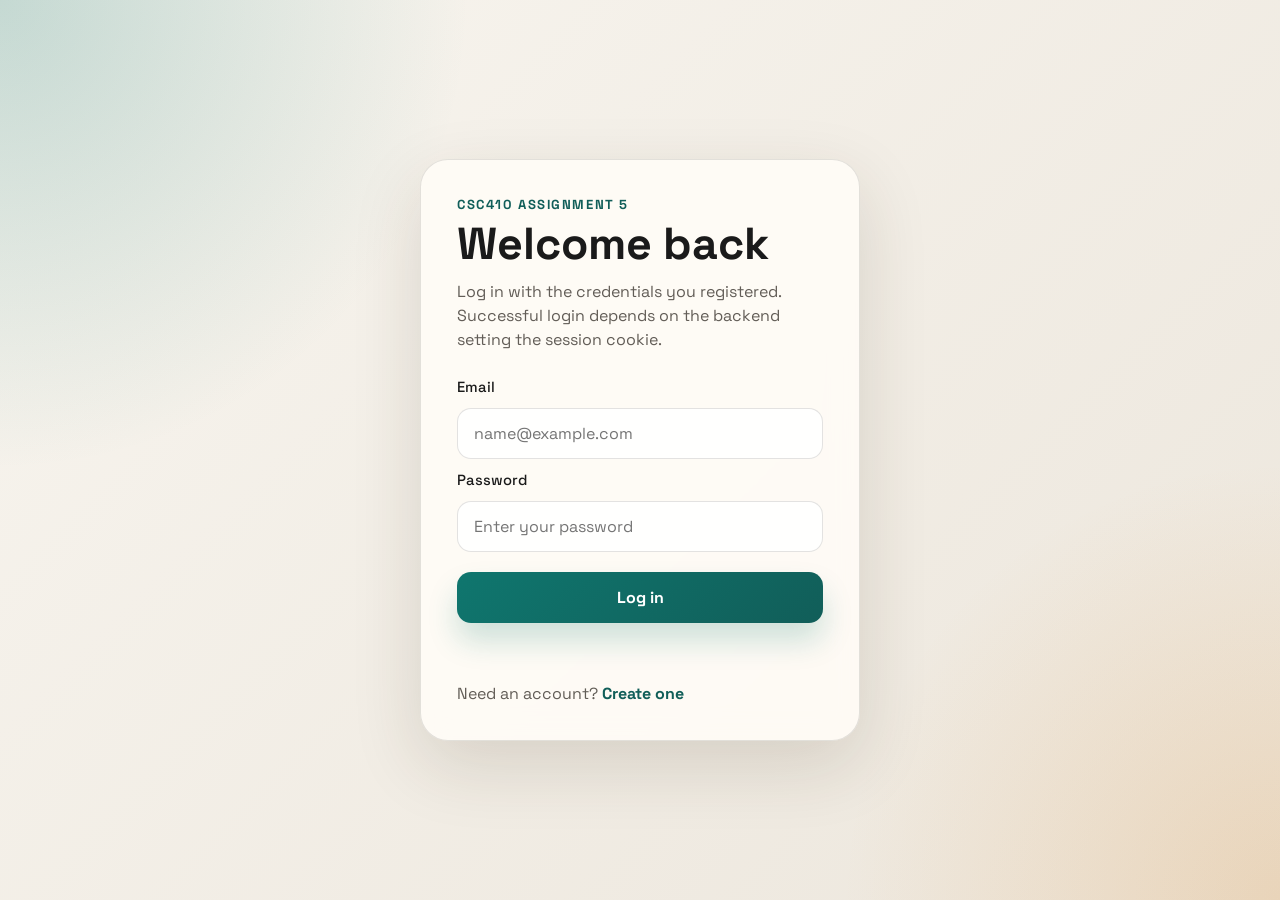
<file: frontend/index.html>
<!DOCTYPE html>
<html lang="en">
<head>
  <meta charset="UTF-8">
  <meta name="viewport" content="width=device-width, initial-scale=1.0">
  <title>Login</title>
  <link rel="preconnect" href="https://fonts.googleapis.com">
  <link rel="preconnect" href="https://fonts.gstatic.com" crossorigin>
  <link href="https://fonts.googleapis.com/css2?family=Space+Grotesk:wght@400;500;700&display=swap" rel="stylesheet">
  <link rel="stylesheet" href="./styles.css">
</head>
<body data-page="index">
  <main class="auth-shell">
    <section class="auth-panel">
      <p class="eyebrow">CSC410 Assignment 5</p>
      <h1>Welcome back</h1>
      <p class="intro">Log in with the credentials you registered. Successful login depends on the backend setting the session cookie.</p>

      <form id="auth-form" class="auth-form">
        <label for="email">Email</label>
        <input id="email" name="email" type="email" placeholder="name@example.com" required>

        <label for="password">Password</label>
        <input id="password" name="password" type="password" placeholder="Enter your password" required>

        <button type="submit">Log in</button>
      </form>

      <p id="status" class="status" aria-live="polite"></p>
      <p class="switch-link">Need an account? <a href="./register.html">Create one</a></p>
    </section>
  </main>

  <script src="./app.js"></script>
</body>
</html>
</file>
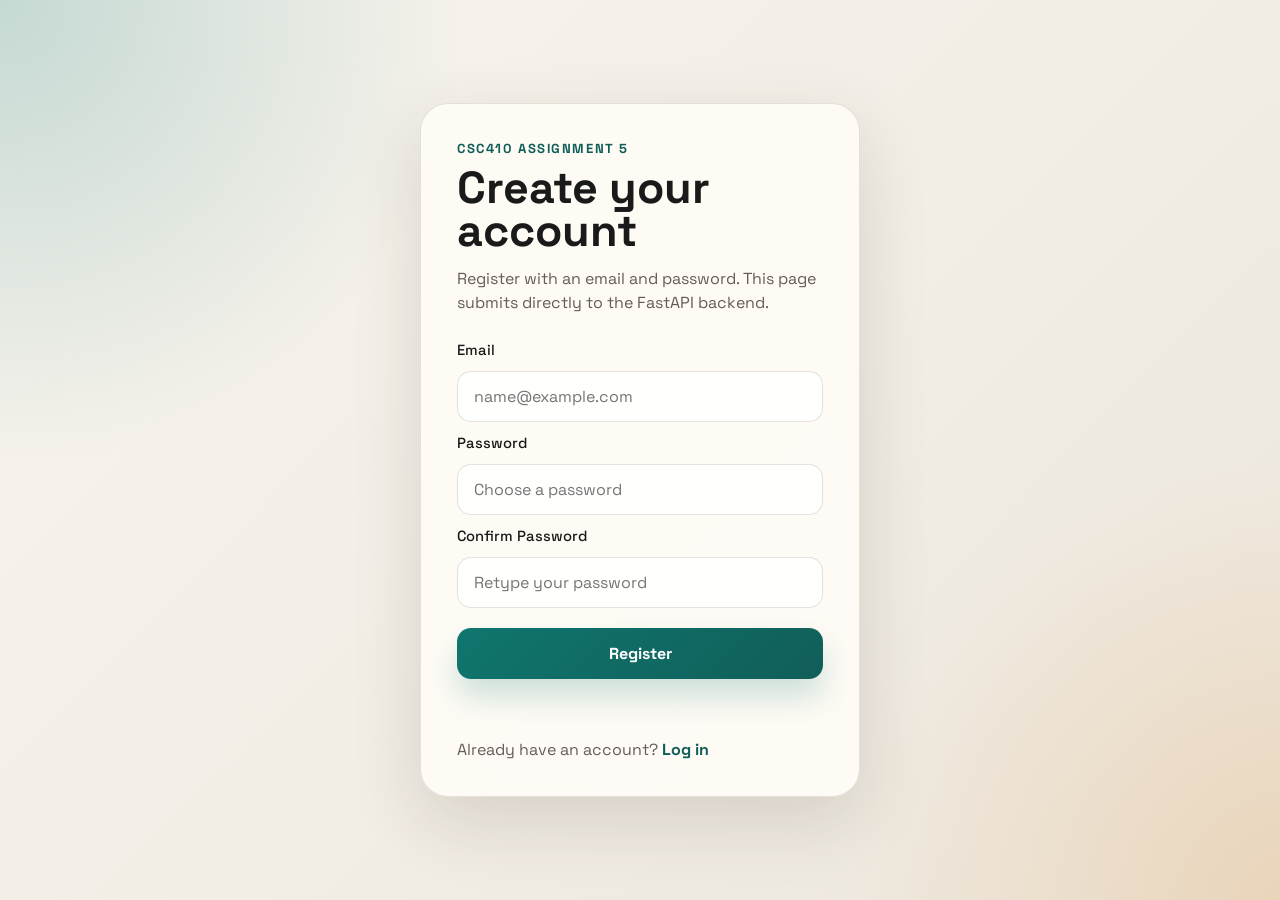
<file: frontend/register.html>
<!DOCTYPE html>
<html lang="en">
<head>
  <meta charset="UTF-8">
  <meta name="viewport" content="width=device-width, initial-scale=1.0">
  <title>Register</title>
  <link rel="preconnect" href="https://fonts.googleapis.com">
  <link rel="preconnect" href="https://fonts.gstatic.com" crossorigin>
  <link href="https://fonts.googleapis.com/css2?family=Space+Grotesk:wght@400;500;700&display=swap" rel="stylesheet">
  <link rel="stylesheet" href="./styles.css">
</head>
<body data-page="register">
  <main class="auth-shell">
    <section class="auth-panel">
      <p class="eyebrow">CSC410 Assignment 5</p>
      <h1>Create your account</h1>
      <p class="intro">Register with an email and password. This page submits directly to the FastAPI backend.</p>

      <form id="auth-form" class="auth-form">
        <label for="email">Email</label>
        <input id="email" name="email" type="email" placeholder="name@example.com" required>

        <label for="password">Password</label>
        <input id="password" name="password" type="password" placeholder="Choose a password" required>

        <label for="confirmationPassword">Confirm Password</label>
        <input id="confirmationPassword" name="confirmationPassword" type="password" placeholder="Retype your password" required>

        <button type="submit">Register</button>
      </form>

      <p id="status" class="status" aria-live="polite"></p>
      <p class="switch-link">Already have an account? <a href="./index.html">Log in</a></p>
    </section>
  </main>

  <script src="./app.js"></script>
</body>
</html>
</file>
<file: frontend/styles.css>
:root {
  --bg: #f2efe8;
  --panel: rgba(255, 252, 247, 0.9);
  --text: #1a1a1a;
  --muted: #625d57;
  --accent: #0f766e;
  --accent-strong: #115e59;
  --border: rgba(26, 26, 26, 0.12);
  --shadow: 0 24px 70px rgba(60, 43, 24, 0.14);
}

* {
  box-sizing: border-box;
}

body {
  margin: 0;
  min-height: 100vh;
  font-family: "Space Grotesk", sans-serif;
  color: var(--text);
  background:
    radial-gradient(circle at top left, rgba(15, 118, 110, 0.22), transparent 30%),
    radial-gradient(circle at bottom right, rgba(217, 119, 6, 0.16), transparent 28%),
    linear-gradient(135deg, #f8f5ef 0%, #ece6dc 100%);
}

.auth-shell {
  min-height: 100vh;
  display: grid;
  place-items: center;
  padding: 24px;
}

.auth-panel {
  width: min(100%, 440px);
  padding: 36px;
  border: 1px solid var(--border);
  border-radius: 28px;
  background: var(--panel);
  box-shadow: var(--shadow);
  backdrop-filter: blur(14px);
}

.eyebrow {
  margin: 0 0 10px;
  color: var(--accent-strong);
  font-size: 0.82rem;
  font-weight: 700;
  letter-spacing: 0.12em;
  text-transform: uppercase;
}

h1 {
  margin: 0;
  font-size: clamp(2rem, 5vw, 2.8rem);
  line-height: 0.95;
}

.intro,
.switch-link,
.status {
  color: var(--muted);
}

.intro {
  margin: 14px 0 26px;
  line-height: 1.5;
}

.auth-form {
  display: grid;
  gap: 12px;
}

.auth-form label {
  font-size: 0.92rem;
  font-weight: 500;
}

.auth-form input {
  width: 100%;
  padding: 14px 16px;
  border: 1px solid var(--border);
  border-radius: 14px;
  background: rgba(255, 255, 255, 0.8);
  font: inherit;
}

.auth-form input:focus {
  outline: 2px solid rgba(15, 118, 110, 0.18);
  border-color: rgba(15, 118, 110, 0.5);
}

.auth-form button {
  margin-top: 8px;
  border: 0;
  border-radius: 14px;
  padding: 15px 18px;
  background: linear-gradient(135deg, var(--accent) 0%, var(--accent-strong) 100%);
  color: white;
  font: inherit;
  font-weight: 700;
  cursor: pointer;
  transition: transform 160ms ease, box-shadow 160ms ease;
  box-shadow: 0 18px 30px rgba(15, 118, 110, 0.2);
}

.auth-form button:hover {
  transform: translateY(-1px);
}

.auth-form button:disabled {
  cursor: wait;
  opacity: 0.75;
  transform: none;
}

.status {
  min-height: 24px;
  margin: 18px 0 0;
  font-size: 0.95rem;
}

.status.success {
  color: #166534;
}

.status.error {
  color: #b42318;
}

.switch-link {
  margin: 18px 0 0;
}

.switch-link a {
  color: var(--accent-strong);
  font-weight: 700;
  text-decoration: none;
}

.switch-link a:hover {
  text-decoration: underline;
}

@media (max-width: 520px) {
  .auth-panel {
    padding: 28px 22px;
    border-radius: 22px;
  }
}

.chat-shell {
  min-height: 100vh;
  padding: 24px;
}

.chat-app {
  width: min(100%, 1080px);
  min-height: calc(100vh - 48px);
  margin: 0 auto;
  padding: 28px 30px 22px;
  display: grid;
  grid-template-rows: auto 1fr auto;
  gap: 18px;
  border: 1px solid var(--border);
  border-radius: 28px;
  background: rgba(255, 252, 247, 0.94);
  box-shadow: var(--shadow);
  backdrop-filter: blur(14px);
}

.chat-header {
  display: flex;
  align-items: center;
  justify-content: space-between;
  gap: 24px;
  padding-bottom: 14px;
  border-bottom: 1px solid rgba(26, 26, 26, 0.08);
}

.chat-logo {
  width: clamp(148px, 18vw, 210px);
  height: auto;
  object-fit: contain;
  flex: 0 0 auto;
  filter: drop-shadow(0 14px 28px rgba(60, 43, 24, 0.12));
}

.chat-heading {
  display: grid;
  gap: 8px;
  max-width: 58ch;
}

.chat-subtitle {
  margin: 0;
  color: var(--muted);
  line-height: 1.55;
}

.chat-header-side {
  display: grid;
  justify-items: end;
  gap: 14px;
  flex: 0 0 auto;
}

.chat-header-actions {
  display: flex;
  align-items: center;
  justify-content: flex-end;
  gap: 12px;
}

.session-card {
  display: grid;
  gap: 5px;
  min-width: 280px;
  padding: 12px 16px;
  border: 1px solid rgba(15, 118, 110, 0.12);
  border-radius: 16px;
  background: rgba(255, 255, 255, 0.9);
  box-shadow: 0 10px 24px rgba(20, 20, 20, 0.05);
  text-align: left;
}

.session-label {
  margin: 0;
  color: var(--accent-strong);
  font-size: 0.76rem;
  font-weight: 700;
  letter-spacing: 0.08em;
  text-transform: uppercase;
}

.user-email {
  margin: 0;
  color: var(--text);
  font-size: 1rem;
  font-weight: 700;
  line-height: 1.45;
  word-break: break-word;
}

.ghost-button {
  border: 1px solid var(--border);
  border-radius: 999px;
  padding: 11px 16px;
  background: rgba(255, 255, 255, 0.78);
  color: var(--text);
  font: inherit;
  font-weight: 700;
  cursor: pointer;
  transition: transform 160ms ease, box-shadow 160ms ease;
}

.chat-messages {
  min-height: 460px;
  padding: 6px 8px 6px 0;
  overflow-y: auto;
  display: grid;
  align-content: start;
  justify-items: stretch;
  gap: 16px;
}

.message-bubble {
  max-width: min(100%, 780px);
  padding: 16px 18px;
  border-radius: 18px;
  border: 1px solid var(--border);
  align-self: start;
  background: rgba(255, 255, 255, 0.88);
  box-shadow: 0 8px 18px rgba(20, 20, 20, 0.04);
}

.message-bubble.user {
  justify-self: end;
  margin-left: auto;
  background: linear-gradient(135deg, rgba(15, 118, 110, 0.12), rgba(17, 94, 89, 0.2));
}

.message-bubble.assistant {
  background: rgba(255, 255, 255, 0.86);
}

.message-bubble.pending {
  background: rgba(255, 255, 255, 0.72);
  border-style: dashed;
}

.message-role {
  margin: 0 0 6px;
  color: var(--accent-strong);
  font-size: 0.8rem;
  font-weight: 700;
  letter-spacing: 0.08em;
  text-transform: uppercase;
}

.message-content {
  margin: 0;
  line-height: 1.55;
  white-space: pre-wrap;
}

.typing-dots {
  display: inline-flex;
  gap: 6px;
  align-items: center;
}

.typing-dots span {
  width: 8px;
  height: 8px;
  border-radius: 999px;
  background: rgba(15, 118, 110, 0.42);
  animation: pulse-dot 1.1s infinite ease-in-out;
}

.typing-dots span:nth-child(2) {
  animation-delay: 0.16s;
}

.typing-dots span:nth-child(3) {
  animation-delay: 0.32s;
}

.empty-state {
  display: flex;
  justify-content: center;
  align-items: center;
  width: 100%;
  min-height: 100%;
  align-self: stretch;
  padding: 30px;
  border: 1px dashed var(--border);
  border-radius: 24px;
  color: var(--muted);
  text-align: center;
  background: rgba(255, 255, 255, 0.4);
}

.chat-form {
  display: grid;
  gap: 12px;
  padding: 14px;
  border: 1px solid rgba(26, 26, 26, 0.08);
  border-radius: 24px;
  background: rgba(255, 255, 255, 0.58);
}

.chat-form textarea {
  width: 100%;
  resize: none;
  min-height: 72px;
  max-height: 220px;
  overflow-y: auto;
  padding: 16px 18px;
  border: 1px solid rgba(26, 26, 26, 0.1);
  border-radius: 18px;
  background: rgba(255, 255, 255, 0.94);
  font: inherit;
  line-height: 1.5;
}

.chat-form textarea:focus {
  outline: 2px solid rgba(15, 118, 110, 0.18);
  border-color: rgba(15, 118, 110, 0.5);
}

.chat-form-footer {
  display: flex;
  align-items: center;
  justify-content: space-between;
  gap: 16px;
}

.chat-form-meta {
  display: grid;
  gap: 6px;
}

.chat-form-footer .status {
  margin: 0;
}

.chat-hint {
  margin: 0;
  color: var(--muted);
  font-size: 0.88rem;
}

.sr-only {
  position: absolute;
  width: 1px;
  height: 1px;
  padding: 0;
  margin: -1px;
  overflow: hidden;
  clip: rect(0, 0, 0, 0);
  white-space: nowrap;
  border: 0;
}

#send-button {
  background: linear-gradient(135deg, rgba(15, 118, 110, 0.16), rgba(17, 94, 89, 0.24));
  border: none;
  font-family: inherit;
  min-width: 104px;
  padding: 12px 16px;
  border-style: solid;
  border-radius: 18px;
  border-width: 1px;
  border-color: rgba(15, 118, 110, 0.14);
  cursor: pointer;
  font-weight: 600;
  color: var(--text);
  transition: transform 160ms ease, box-shadow 160ms ease;
}

#send-button:disabled {
  cursor: wait;
  opacity: 0.72;
  transform: none;
}

.ghost-button:hover {
  transform: translateY(-1px);
}

.ghost-button:focus-visible,
#send-button:focus-visible {
  outline: 2px solid rgba(15, 118, 110, 0.28);
  outline-offset: 2px;
}

#send-button:hover {
  transform: translateY(-1px);
}

@keyframes pulse-dot {
  0%, 80%, 100% {
    transform: translateY(0);
    opacity: 0.45;
  }

  40% {
    transform: translateY(-3px);
    opacity: 1;
  }
}

@media (max-width: 720px) {
  .chat-shell {
    padding: 12px;
  }

  .chat-app {
    min-height: calc(100vh - 24px);
    padding: 20px;
    border-radius: 24px;
  }

  .chat-header,
  .chat-header-actions,
  .chat-form-footer {
    flex-direction: column;
    align-items: stretch;
  }

  .chat-header {
    align-items: stretch;
  }

  .chat-header-side {
    justify-items: start;
    width: 100%;
  }

  .chat-header-actions {
    flex-direction: column;
    align-items: stretch;
  }

  .message-bubble {
    max-width: 100%;
  }
}
</file>
